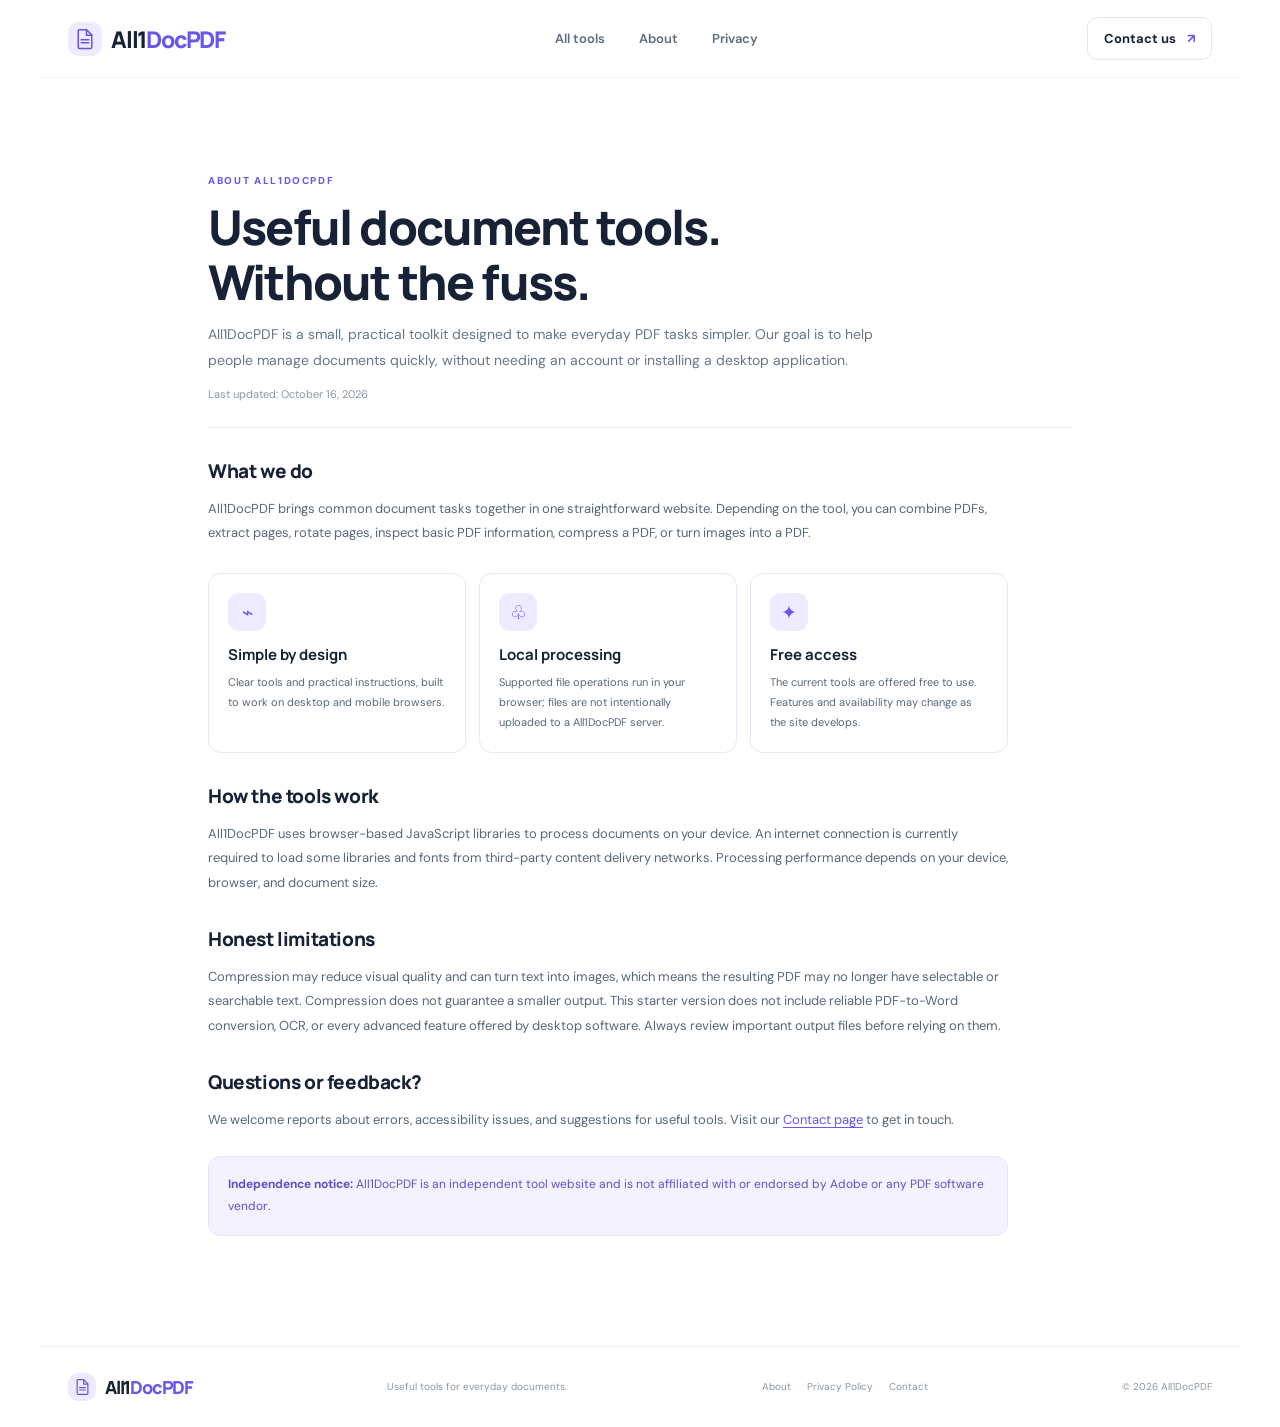
<file: about.html>
<!doctype html>
<html lang="en">
<head>
  <meta charset="utf-8"><meta name="viewport" content="width=device-width, initial-scale=1">
  <meta name="theme-color" content="#f7f8fc">
  <link rel="icon" type="image/svg+xml" href="favicon.svg">
  <link rel="alternate icon" href="favicon.ico">
  <link rel="apple-touch-icon" href="favicon.png">
  <link rel="preconnect" href="https://fonts.googleapis.com"><link rel="preconnect" href="https://fonts.gstatic.com" crossorigin>
  <link href="https://fonts.googleapis.com/css2?family=DM+Sans:wght@400;500;600;700&family=Manrope:wght@400;500;600;700;800&display=swap" rel="stylesheet">
  <link rel="stylesheet" href="styles.css"><link rel="stylesheet" href="legal.css">
<title>About All1DocPDF — Free PDF Tools</title><meta name="description" content="Learn about All1DocPDF, a simple collection of free browser-based PDF and document tools."></head><body><header class="topbar">
  <a class="brand" href="index.html" aria-label="All1DocPDF home"><span class="brand-mark"><svg viewBox="0 0 32 32" aria-hidden="true"><path d="M8 3.5h10l7 7V27a1.5 1.5 0 0 1-1.5 1.5h-15A1.5 1.5 0 0 1 7 27V5a1.5 1.5 0 0 1 1-1.5Z" fill="none" stroke="currentColor" stroke-width="2"/><path d="M18 4v7h7M11 17h10M11 21h10" fill="none" stroke="currentColor" stroke-width="2" stroke-linecap="round"/></svg></span><span>All1<span class="brand-accent">DocPDF</span></span></a>
  <nav class="nav-links"><a href="index.html#tools">All tools</a><a href="about.html">About</a><a href="privacy.html">Privacy</a></nav>
  <a class="header-cta" href="contact.html">Contact us <span>↗</span></a>
</header><main class="legal-main"><section class="legal-hero"><div class="eyebrow">ABOUT ALL1DOCPDF</div><h1>Useful document tools.<br>Without the fuss.</h1><p>All1DocPDF is a small, practical toolkit designed to make everyday PDF tasks simpler. Our goal is to help people manage documents quickly, without needing an account or installing a desktop application.</p><div class="legal-meta">Last updated: October 16, 2026</div></section><div class="legal-content"><h2>What we do</h2><p>All1DocPDF brings common document tasks together in one straightforward website. Depending on the tool, you can combine PDFs, extract pages, rotate pages, inspect basic PDF information, compress a PDF, or turn images into a PDF.</p><div class="legal-card-grid"><article class="legal-card"><div class="legal-card-icon">⌁</div><h3>Simple by design</h3><p>Clear tools and practical instructions, built to work on desktop and mobile browsers.</p></article><article class="legal-card"><div class="legal-card-icon">♧</div><h3>Local processing</h3><p>Supported file operations run in your browser; files are not intentionally uploaded to a All1DocPDF server.</p></article><article class="legal-card"><div class="legal-card-icon">✦</div><h3>Free access</h3><p>The current tools are offered free to use. Features and availability may change as the site develops.</p></article></div><h2>How the tools work</h2><p>All1DocPDF uses browser-based JavaScript libraries to process documents on your device. An internet connection is currently required to load some libraries and fonts from third-party content delivery networks. Processing performance depends on your device, browser, and document size.</p><h2>Honest limitations</h2><p>Compression may reduce visual quality and can turn text into images, which means the resulting PDF may no longer have selectable or searchable text. Compression does not guarantee a smaller output. This starter version does not include reliable PDF-to-Word conversion, OCR, or every advanced feature offered by desktop software. Always review important output files before relying on them.</p><h2>Questions or feedback?</h2><p>We welcome reports about errors, accessibility issues, and suggestions for useful tools. Visit our <a href="contact.html">Contact page</a> to get in touch.</p><div class="legal-callout"><strong>Independence notice:</strong> All1DocPDF is an independent tool website and is not affiliated with or endorsed by Adobe or any PDF software vendor.</div></div></main><footer><a class="brand footer-brand" href="index.html"><span class="brand-mark"><svg viewBox="0 0 32 32"><path d="M8 3.5h10l7 7V27a1.5 1.5 0 0 1-1.5 1.5h-15A1.5 1.5 0 0 1 7 27V5a1.5 1.5 0 0 1 1-1.5Z" fill="none" stroke="currentColor" stroke-width="2"/><path d="M18 4v7h7M11 17h10M11 21h10" fill="none" stroke="currentColor" stroke-width="2" stroke-linecap="round"/></svg></span><span>All1<span class="brand-accent">DocPDF</span></span></a><span>Useful tools for everyday documents.</span><nav class="footer-links" aria-label="Footer"><a href="about.html">About</a><a href="privacy.html">Privacy Policy</a><a href="contact.html">Contact</a></nav><span>© <span id="year"></span> All1DocPDF</span></footer><script>document.getElementById('year').textContent=new Date().getFullYear();</script></body></html>
</file>
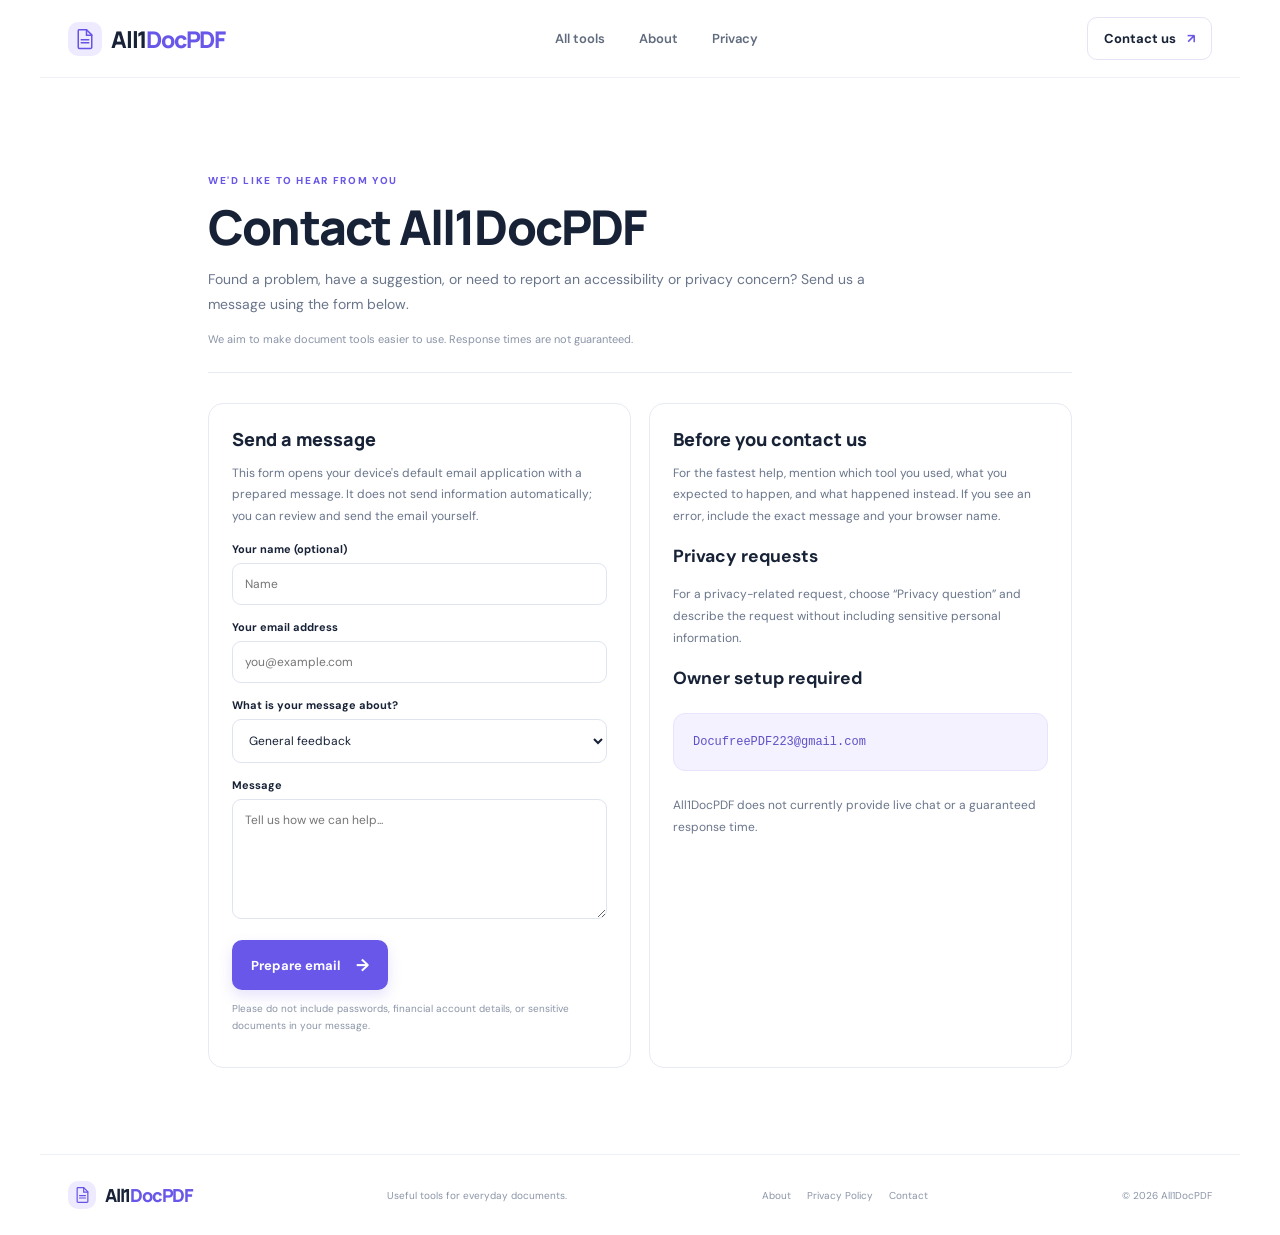
<file: contact.html>
<!doctype html>
<html lang="en">
<head>
  <meta charset="utf-8"><meta name="viewport" content="width=device-width, initial-scale=1">
  <meta name="theme-color" content="#f7f8fc">
  <link rel="icon" type="image/svg+xml" href="favicon.svg">
  <link rel="alternate icon" href="favicon.ico">
  <link rel="apple-touch-icon" href="favicon.png">
  <link rel="preconnect" href="https://fonts.googleapis.com"><link rel="preconnect" href="https://fonts.gstatic.com" crossorigin>
  <link href="https://fonts.googleapis.com/css2?family=DM+Sans:wght@400;500;600;700&family=Manrope:wght@400;500;600;700;800&display=swap" rel="stylesheet">
  <link rel="stylesheet" href="styles.css"><link rel="stylesheet" href="legal.css">
<title>Contact All1DocPDF — Help and Feedback</title><meta name="description" content="Contact All1DocPDF with questions, feedback, or reports about our free PDF tools."></head><body><header class="topbar">
  <a class="brand" href="index.html" aria-label="All1DocPDF home"><span class="brand-mark"><svg viewBox="0 0 32 32" aria-hidden="true"><path d="M8 3.5h10l7 7V27a1.5 1.5 0 0 1-1.5 1.5h-15A1.5 1.5 0 0 1 7 27V5a1.5 1.5 0 0 1 1-1.5Z" fill="none" stroke="currentColor" stroke-width="2"/><path d="M18 4v7h7M11 17h10M11 21h10" fill="none" stroke="currentColor" stroke-width="2" stroke-linecap="round"/></svg></span><span>All1<span class="brand-accent">DocPDF</span></span></a>
  <nav class="nav-links"><a href="index.html#tools">All tools</a><a href="about.html">About</a><a href="privacy.html">Privacy</a></nav>
  <a class="header-cta" href="contact.html">Contact us <span>↗</span></a>
</header><main class="legal-main"><section class="legal-hero"><div class="eyebrow">WE'D LIKE TO HEAR FROM YOU</div><h1>Contact All1DocPDF</h1><p>Found a problem, have a suggestion, or need to report an accessibility or privacy concern? Send us a message using the form below.</p><div class="legal-meta">We aim to make document tools easier to use. Response times are not guaranteed.</div></section><div class="contact-layout"><section class="contact-panel"><h2>Send a message</h2><p>This form opens your device's default email application with a prepared message. It does not send information automatically; you can review and send the email yourself.</p><form class="contact-form" id="contactForm"><label for="contactName">Your name (optional)</label><input id="contactName" name="name" autocomplete="name" maxlength="100" placeholder="Name"><label for="contactEmail">Your email address</label><input id="contactEmail" name="email" type="email" autocomplete="email" required maxlength="200" placeholder="you@example.com"><label for="contactTopic">What is your message about?</label><select id="contactTopic" name="topic"><option>General feedback</option><option>Tool not working</option><option>Privacy question</option><option>Accessibility issue</option><option>Other</option></select><label for="contactMessage">Message</label><textarea id="contactMessage" name="message" required maxlength="5000" placeholder="Tell us how we can help..."></textarea><button class="primary-btn" type="submit">Prepare email <span>→</span></button><p class="form-note">Please do not include passwords, financial account details, or sensitive documents in your message.</p><p id="contactStatus" class="form-note" role="status" aria-live="polite"></p></form></section><aside class="contact-panel"><h2>Before you contact us</h2><p>For the fastest help, mention which tool you used, what you expected to happen, and what happened instead. If you see an error, include the exact message and your browser name.</p><h3>Privacy requests</h3><p>For a privacy-related request, choose “Privacy question” and describe the request without including sensitive personal information.</p><h3>Owner setup required</h3><div class="legal-callout"><strong></strong> <code></code><code>DocufreePDF223@gmail.com</code> </div><p>All1DocPDF does not currently provide live chat or a guaranteed response time.</p></aside></div></main><footer><a class="brand footer-brand" href="index.html"><span class="brand-mark"><svg viewBox="0 0 32 32"><path d="M8 3.5h10l7 7V27a1.5 1.5 0 0 1-1.5 1.5h-15A1.5 1.5 0 0 1 7 27V5a1.5 1.5 0 0 1 1-1.5Z" fill="none" stroke="currentColor" stroke-width="2"/><path d="M18 4v7h7M11 17h10M11 21h10" fill="none" stroke="currentColor" stroke-width="2" stroke-linecap="round"/></svg></span><span>All1<span class="brand-accent">DocPDF</span></span></a><span>Useful tools for everyday documents.</span><nav class="footer-links" aria-label="Footer"><a href="about.html">About</a><a href="privacy.html">Privacy Policy</a><a href="contact.html">Contact</a></nav><span>© <span id="year"></span> All1DocPDF</span></footer><script>document.getElementById('year').textContent=new Date().getFullYear();</script><script src="contact.js"></script></body></html>
</file>
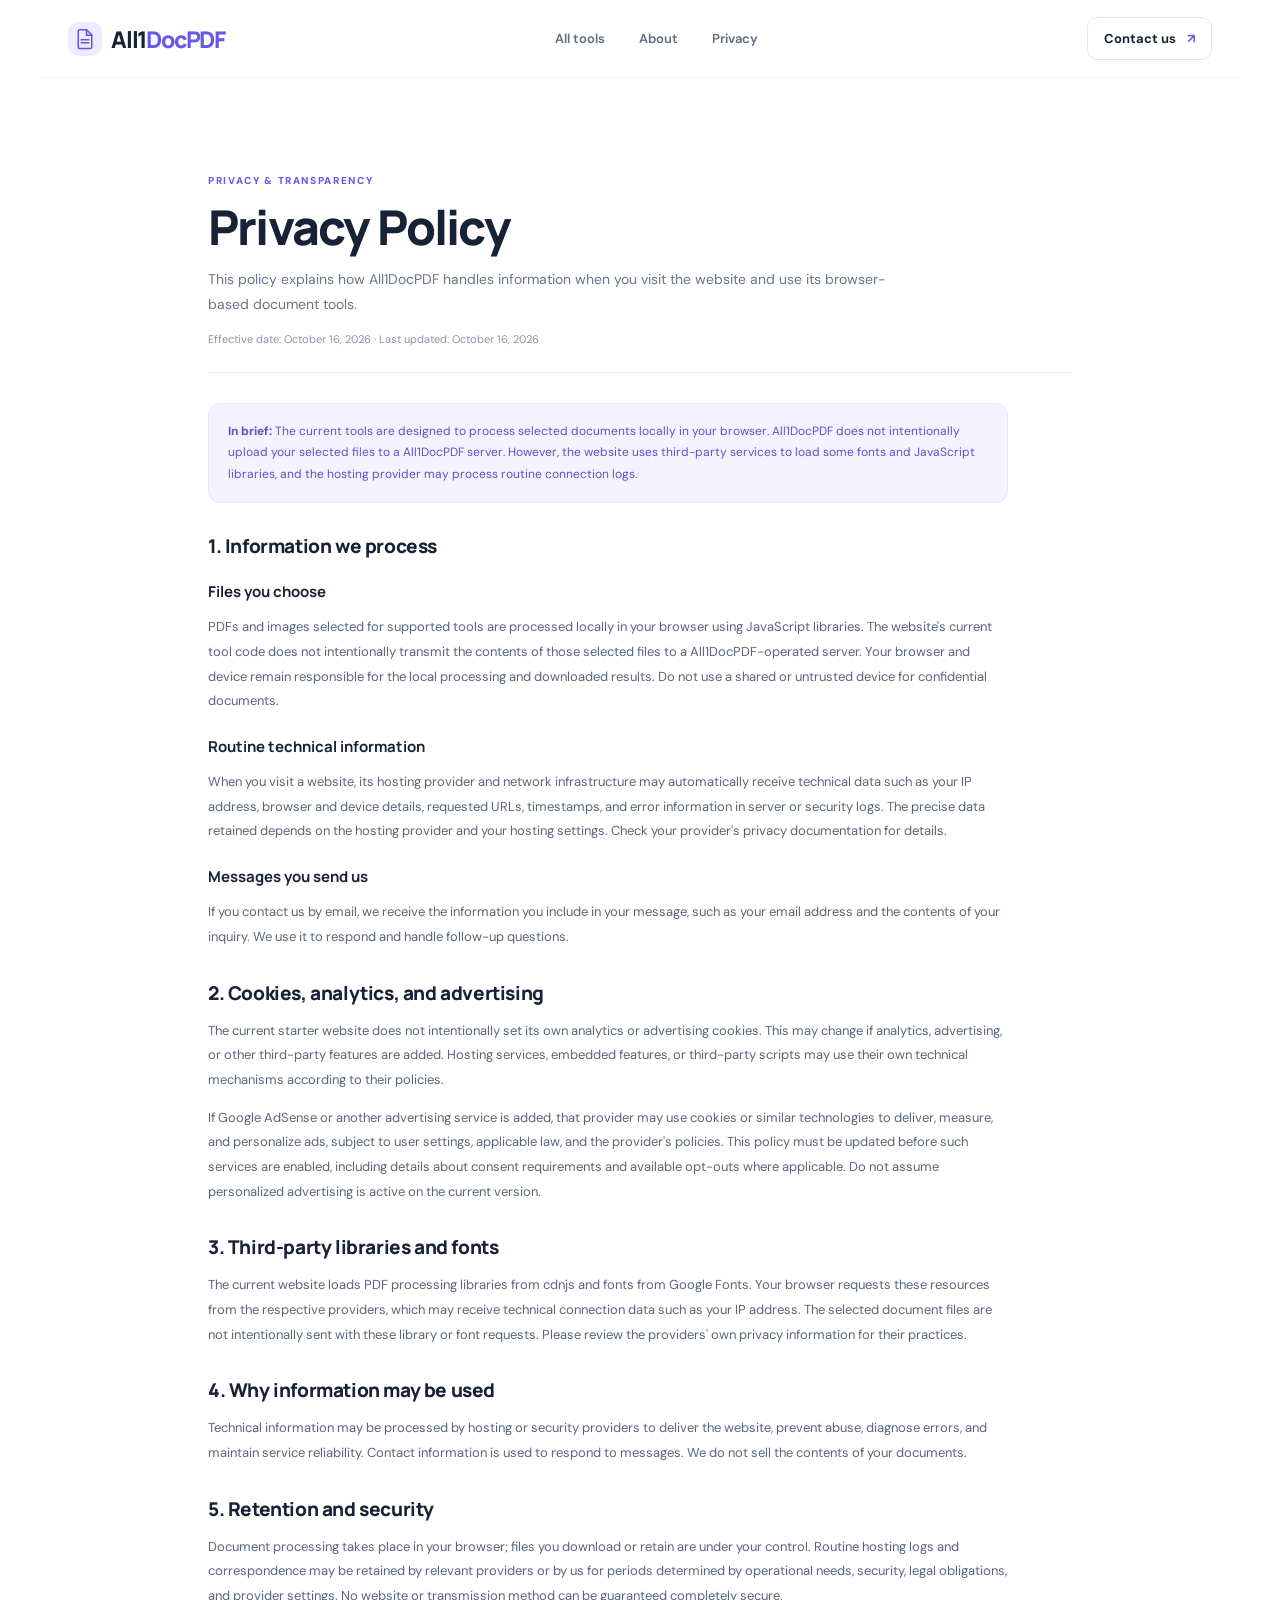
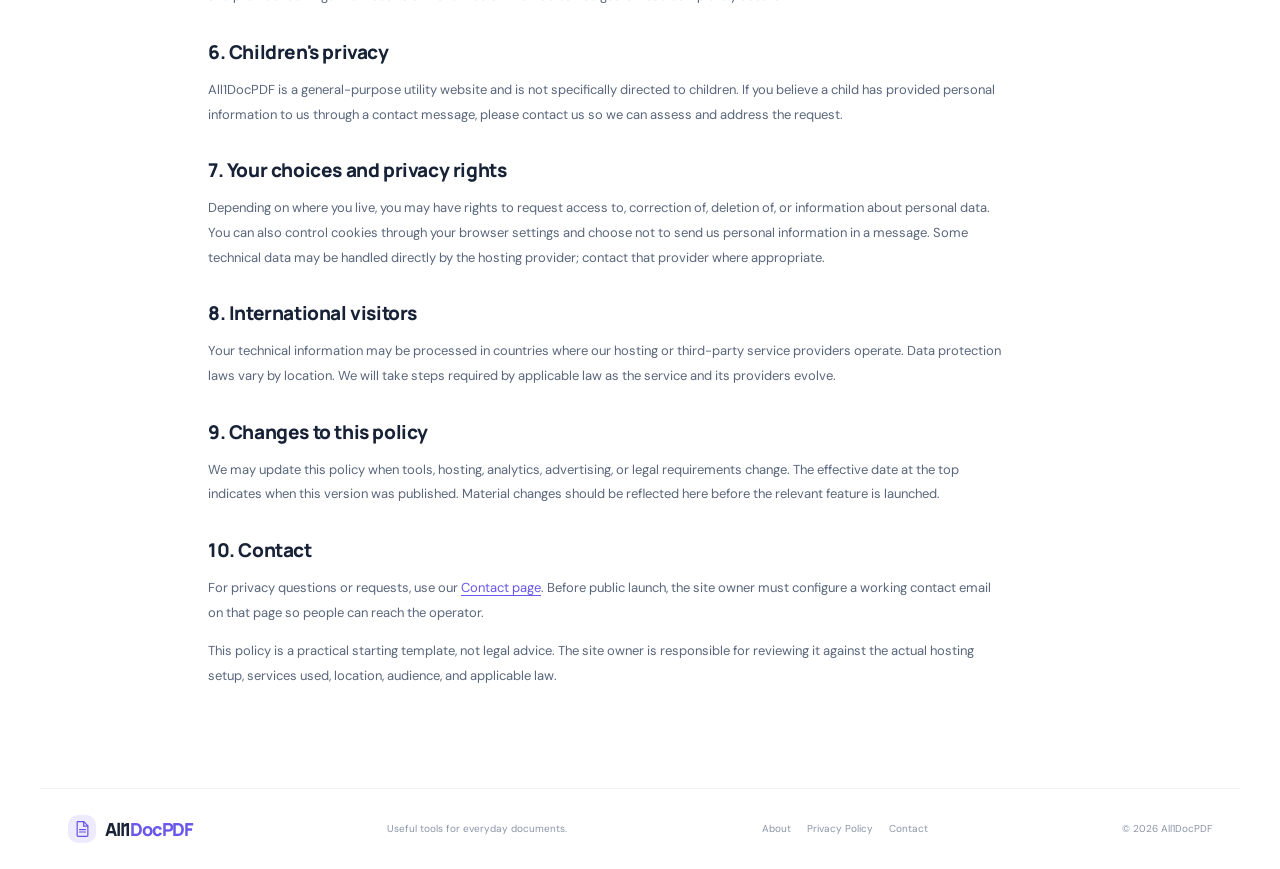
<file: privacy.html>
<!doctype html>
<html lang="en">
<head>
  <meta charset="utf-8"><meta name="viewport" content="width=device-width, initial-scale=1">
  <meta name="theme-color" content="#f7f8fc">
  <link rel="icon" type="image/svg+xml" href="favicon.svg">
  <link rel="alternate icon" href="favicon.ico">
  <link rel="apple-touch-icon" href="favicon.png">
  <link rel="preconnect" href="https://fonts.googleapis.com"><link rel="preconnect" href="https://fonts.gstatic.com" crossorigin>
  <link href="https://fonts.googleapis.com/css2?family=DM+Sans:wght@400;500;600;700&family=Manrope:wght@400;500;600;700;800&display=swap" rel="stylesheet">
  <link rel="stylesheet" href="styles.css"><link rel="stylesheet" href="legal.css">
<title>Privacy Policy — All1DocPDF</title><meta name="description" content="Read how All1DocPDF handles files, browser data, third-party libraries, hosting logs, and advertising-related privacy."></head><body><header class="topbar">
  <a class="brand" href="index.html" aria-label="All1DocPDF home"><span class="brand-mark"><svg viewBox="0 0 32 32" aria-hidden="true"><path d="M8 3.5h10l7 7V27a1.5 1.5 0 0 1-1.5 1.5h-15A1.5 1.5 0 0 1 7 27V5a1.5 1.5 0 0 1 1-1.5Z" fill="none" stroke="currentColor" stroke-width="2"/><path d="M18 4v7h7M11 17h10M11 21h10" fill="none" stroke="currentColor" stroke-width="2" stroke-linecap="round"/></svg></span><span>All1<span class="brand-accent">DocPDF</span></span></a>
  <nav class="nav-links"><a href="index.html#tools">All tools</a><a href="about.html">About</a><a href="privacy.html">Privacy</a></nav>
  <a class="header-cta" href="contact.html">Contact us <span>↗</span></a>
</header><main class="legal-main"><section class="legal-hero"><div class="eyebrow">PRIVACY & TRANSPARENCY</div><h1>Privacy Policy</h1><p>This policy explains how All1DocPDF handles information when you visit the website and use its browser-based document tools.</p><div class="legal-meta">Effective date: October 16, 2026 · Last updated: October 16, 2026</div></section><div class="legal-content"><div class="legal-callout"><strong>In brief:</strong> The current tools are designed to process selected documents locally in your browser. All1DocPDF does not intentionally upload your selected files to a All1DocPDF server. However, the website uses third-party services to load some fonts and JavaScript libraries, and the hosting provider may process routine connection logs.</div><h2>1. Information we process</h2><h3>Files you choose</h3><p>PDFs and images selected for supported tools are processed locally in your browser using JavaScript libraries. The website's current tool code does not intentionally transmit the contents of those selected files to a All1DocPDF-operated server. Your browser and device remain responsible for the local processing and downloaded results. Do not use a shared or untrusted device for confidential documents.</p><h3>Routine technical information</h3><p>When you visit a website, its hosting provider and network infrastructure may automatically receive technical data such as your IP address, browser and device details, requested URLs, timestamps, and error information in server or security logs. The precise data retained depends on the hosting provider and your hosting settings. Check your provider's privacy documentation for details.</p><h3>Messages you send us</h3><p>If you contact us by email, we receive the information you include in your message, such as your email address and the contents of your inquiry. We use it to respond and handle follow-up questions.</p><h2>2. Cookies, analytics, and advertising</h2><p>The current starter website does not intentionally set its own analytics or advertising cookies. This may change if analytics, advertising, or other third-party features are added. Hosting services, embedded features, or third-party scripts may use their own technical mechanisms according to their policies.</p><p>If Google AdSense or another advertising service is added, that provider may use cookies or similar technologies to deliver, measure, and personalize ads, subject to user settings, applicable law, and the provider's policies. This policy must be updated before such services are enabled, including details about consent requirements and available opt-outs where applicable. Do not assume personalized advertising is active on the current version.</p><h2>3. Third-party libraries and fonts</h2><p>The current website loads PDF processing libraries from cdnjs and fonts from Google Fonts. Your browser requests these resources from the respective providers, which may receive technical connection data such as your IP address. The selected document files are not intentionally sent with these library or font requests. Please review the providers' own privacy information for their practices.</p><h2>4. Why information may be used</h2><p>Technical information may be processed by hosting or security providers to deliver the website, prevent abuse, diagnose errors, and maintain service reliability. Contact information is used to respond to messages. We do not sell the contents of your documents.</p><h2>5. Retention and security</h2><p>Document processing takes place in your browser; files you download or retain are under your control. Routine hosting logs and correspondence may be retained by relevant providers or by us for periods determined by operational needs, security, legal obligations, and provider settings. No website or transmission method can be guaranteed completely secure.</p><h2>6. Children's privacy</h2><p>All1DocPDF is a general-purpose utility website and is not specifically directed to children. If you believe a child has provided personal information to us through a contact message, please contact us so we can assess and address the request.</p><h2>7. Your choices and privacy rights</h2><p>Depending on where you live, you may have rights to request access to, correction of, deletion of, or information about personal data. You can also control cookies through your browser settings and choose not to send us personal information in a message. Some technical data may be handled directly by the hosting provider; contact that provider where appropriate.</p><h2>8. International visitors</h2><p>Your technical information may be processed in countries where our hosting or third-party service providers operate. Data protection laws vary by location. We will take steps required by applicable law as the service and its providers evolve.</p><h2>9. Changes to this policy</h2><p>We may update this policy when tools, hosting, analytics, advertising, or legal requirements change. The effective date at the top indicates when this version was published. Material changes should be reflected here before the relevant feature is launched.</p><h2>10. Contact</h2><p>For privacy questions or requests, use our <a href="contact.html">Contact page</a>. Before public launch, the site owner must configure a working contact email on that page so people can reach the operator.</p><p class="legal-meta">This policy is a practical starting template, not legal advice. The site owner is responsible for reviewing it against the actual hosting setup, services used, location, audience, and applicable law.</p></div></main><footer><a class="brand footer-brand" href="index.html"><span class="brand-mark"><svg viewBox="0 0 32 32"><path d="M8 3.5h10l7 7V27a1.5 1.5 0 0 1-1.5 1.5h-15A1.5 1.5 0 0 1 7 27V5a1.5 1.5 0 0 1 1-1.5Z" fill="none" stroke="currentColor" stroke-width="2"/><path d="M18 4v7h7M11 17h10M11 21h10" fill="none" stroke="currentColor" stroke-width="2" stroke-linecap="round"/></svg></span><span>All1<span class="brand-accent">DocPDF</span></span></a><span>Useful tools for everyday documents.</span><nav class="footer-links" aria-label="Footer"><a href="about.html">About</a><a href="privacy.html">Privacy Policy</a><a href="contact.html">Contact</a></nav><span>© <span id="year"></span> All1DocPDF</span></footer><script>document.getElementById('year').textContent=new Date().getFullYear();</script></body></html>
</file>
<file: styles.css>
:root{--ink:#182237;--muted:#69758a;--purple:#6857e8;--purple-dark:#5342d2;--line:#e7eaf2;--paper:#fff;--bg:#f7f8fc;--green:#239c77}*{box-sizing:border-box}html{scroll-behavior:smooth;scroll-padding-top:90px}body{margin:0;background:#fff;color:var(--ink);font-family:"DM Sans",sans-serif;font-size:15px;-webkit-font-smoothing:antialiased}a{color:inherit;text-decoration:none}.topbar{height:78px;max-width:1200px;margin:auto;padding:0 28px;display:flex;align-items:center;justify-content:space-between;border-bottom:1px solid #f0f1f6}.brand{display:flex;align-items:center;gap:9px;font:800 23px Manrope,sans-serif;letter-spacing:-1.2px}.brand-mark{width:34px;height:34px;background:#eeeaff;border-radius:10px;color:#6653e5;display:grid;place-items:center}.brand-mark svg{width:24px;height:24px}.brand-accent{color:var(--purple)}.nav-links{display:flex;gap:34px;color:#606b7e;font-size:13px;font-weight:600}.nav-links a:hover{color:var(--purple)}.header-actions{display:flex;align-items:center;gap:9px}.header-page-link{font-size:12px;font-weight:700;border:1px solid #e5e8f1;border-radius:10px;padding:12px 14px;color:#566176;background:#fff;transition:.18s}.header-page-link:hover{border-color:#c9c1ff;color:var(--purple);background:#faf9ff}.header-cta{font-size:13px;font-weight:700;border:1px solid #e5e4f6;border-radius:10px;padding:12px 16px}.header-cta span{color:var(--purple);margin-left:8px}.hero{max-width:1200px;margin:0 auto;padding:74px 28px 58px;min-height:515px;display:grid;grid-template-columns:1.05fr .95fr;align-items:center;gap:36px}.eyebrow{font-size:10px;letter-spacing:1.65px;font-weight:800;color:var(--purple);display:flex;align-items:center;gap:7px}.sparkle{font-size:17px}.hero h1{font:800 clamp(40px,5vw,61px)/1.13 Manrope,sans-serif;letter-spacing:-2.8px;margin:19px 0 19px}.hero h1 span{color:var(--purple)}.hero-sub{max-width:490px;color:#667188;font-size:16px;line-height:1.85;margin:0}.hero-actions{display:flex;align-items:center;gap:25px;margin-top:28px;flex-wrap:wrap}.primary-btn{border:0;background:var(--purple);color:#fff;display:inline-flex;align-items:center;justify-content:center;gap:16px;padding:14px 19px;border-radius:10px;font:700 13px "DM Sans",sans-serif;cursor:pointer;box-shadow:0 6px 14px #6857e82b;transition:.18s}.primary-btn:hover{background:var(--purple-dark);transform:translateY(-1px)}.primary-btn span{font-size:17px}.trust-note{display:flex;align-items:center;gap:9px}.shield{width:29px;height:29px;border-radius:50%;background:#e7f7f0;color:#22966f;display:grid;place-items:center;font-weight:800}.trust-note b,.trust-note small{display:block}.trust-note b{font-size:11px}.trust-note small{color:#8590a3;font-size:10px;margin-top:3px}.hero-stats{display:flex;align-items:center;gap:24px;margin-top:48px}.hero-stats div{display:flex;flex-direction:column;gap:4px}.hero-stats strong{font:800 23px Manrope,sans-serif}.hero-stats span{font-size:11px;color:#7b879a}.hero-stats i{height:33px;width:1px;background:#e6e8f0}.hero-art{height:390px;position:relative;display:grid;place-items:center;isolation:isolate}.orbit{position:absolute;border:1px solid #e9e7fb;border-radius:50%;z-index:-1}.orbit-one{width:350px;height:350px}.orbit-two{width:275px;height:275px;border-style:dashed;border-color:#e2defc}.pdf-sheet{width:205px;height:278px;background:#fff;border:1px solid #e8eaf3;border-radius:8px;box-shadow:0 24px 60px #28366a1c;position:relative;padding:27px 22px;transform:rotate(5deg)}.pdf-corner{position:absolute;right:0;top:0;border-style:solid;border-width:0 34px 34px 0;border-color:transparent #f0edff transparent transparent}.pdf-logo{background:#ffebe9;color:#f15f59;font:800 17px Manrope,sans-serif;width:55px;height:42px;border-radius:7px;display:grid;place-items:center;margin-bottom:23px}.sheet-lines{display:flex;flex-direction:column;gap:8px}.sheet-lines i{height:5px;background:#edf0f6;border-radius:4px}.sheet-lines i:nth-child(2){width:84%}.sheet-lines i:nth-child(3){width:93%}.sheet-lines i:nth-child(4){width:62%}.sheet-chart{height:62px;margin-top:21px;display:flex;align-items:end;gap:9px;padding:0 10px;border-bottom:1px solid #e6e9f2}.sheet-chart span{flex:1;background:#c7c0ff;border-radius:4px 4px 0 0;height:40%}.sheet-chart span:nth-child(2){height:75%;background:#a49aff}.sheet-chart span:nth-child(3){height:57%}.sheet-chart span:nth-child(4){height:90%;background:#7868f0}.sheet-chart span:nth-child(5){height:65%}.sheet-foot{font-size:7px;letter-spacing:1.5px;color:#b1b8c8;margin-top:14px}.floating-chip{position:absolute;background:#fff;border:1px solid #eff0f6;border-radius:12px;box-shadow:0 12px 30px #29365a12;padding:12px;display:flex;align-items:center;gap:10px;min-width:146px}.floating-chip b,.floating-chip small{display:block}.floating-chip b{font-size:11px}.floating-chip small{font-size:9px;color:#929caf;margin-top:4px}.chip-top{top:36px;right:18px}.chip-left{bottom:53px;left:0}.chip-right{right:0;bottom:65px}.mini-icon{width:29px;height:29px;border-radius:8px;display:grid;place-items:center;font-size:16px;font-weight:800}.mini-icon.green{background:#e5f8ef;color:#1b9a6d}.mini-icon.purple{background:#eeeaff;color:#6a58e8}.mini-icon.orange{background:#fff1e2;color:#ed9a45}.hero-dot{position:absolute;border-radius:50%;background:#8b7ef2}.dot-one{height:9px;width:9px;top:53px;left:85px}.dot-two{height:6px;width:6px;right:65px;top:150px;background:#f4a36e}.dot-three{height:11px;width:11px;bottom:40px;right:120px;background:#b0a8ff}.tool-section{background:var(--bg);padding:72px max(28px,calc((100vw - 1144px)/2)) 82px}.section-heading{display:flex;align-items:end;justify-content:space-between;gap:20px}.section-heading h2,.how-title h2,.faq-section h2{font:800 30px/1.25 Manrope,sans-serif;letter-spacing:-1.1px;margin:12px 0 8px}.section-heading p,.how-title p{color:var(--muted);margin:0;font-size:13px}.search-box{width:250px;background:#fff;border:1px solid #e6e8f0;border-radius:10px;display:flex;align-items:center;padding:0 12px;height:43px;color:#9ca5b6}.search-box span{font-size:23px;margin-right:8px}.search-box input{width:100%;border:0;outline:0;font:13px "DM Sans";color:var(--ink);background:transparent}.category-row{display:flex;align-items:center;gap:9px;margin:31px 0 18px;flex-wrap:wrap}.category-label{font-size:9px;letter-spacing:1.2px;font-weight:800;color:#8993a6;margin-right:8px}.category-pill{border:1px solid #e6e8f0;background:#fff;color:#667188;border-radius:30px;padding:9px 13px;font-size:10px;font-weight:700;cursor:pointer}.category-pill.active{background:#eeeaff;border-color:#ded8ff;color:#5c4bdb}.tool-grid{display:grid;grid-template-columns:repeat(2,minmax(0,1fr));gap:14px}.tool-card{font-family:inherit;text-align:left;background:#fff;border:1px solid #e9ebf3;border-radius:14px;padding:19px;display:flex;gap:14px;align-items:flex-start;position:relative;cursor:pointer;min-height:140px;transition:all .2s;color:var(--ink)}.tool-card:hover{border-color:#c8c0ff;box-shadow:0 12px 28px #242e5b0a;transform:translateY(-2px)}.tool-icon{width:46px;height:46px;min-width:46px;border-radius:12px;display:grid;place-items:center}.tool-icon svg{width:23px;height:23px;fill:none;stroke:currentColor;stroke-width:1.7;stroke-linecap:round;stroke-linejoin:round}.icon-coral{background:#fff0ef;color:#f16b65}.icon-blue{background:#eaf4ff;color:#418de0}.icon-purple{background:#f0edff;color:#7864e8}.icon-green{background:#e7f8f0;color:#2ca67b}.icon-orange{background:#fff3e7;color:#ed9b4e}.icon-pink{background:#ffedf5;color:#d86b9b}.icon-teal{background:#e5f8f8;color:#249e9e}.icon-slate{background:#edf1f8;color:#6b7e9f}.tool-card-text{display:flex;flex-direction:column;align-items:flex-start;padding-right:15px}.tool-card-text>b{font:700 14px Manrope,sans-serif;margin:2px 0 7px}.tool-card-text small{font-size:11px;color:#7c879a;line-height:1.6}.tool-link{font-size:10px;font-weight:800;color:var(--purple);margin-top:13px}.tool-link b{font-size:14px;margin-left:6px}.tool-arrow{position:absolute;right:17px;top:17px;color:#b1b7c7;font-size:15px}.empty-search{padding:30px;text-align:center;color:var(--muted)}.how-section{max-width:1200px;margin:auto;padding:78px 28px 84px}.how-title{text-align:center}.how-title .eyebrow{justify-content:center}.how-title h2{margin-top:13px}.steps{display:grid;grid-template-columns:1fr 55px 1fr 55px 1fr;gap:10px;align-items:center;margin-top:44px}.step{position:relative;border:1px solid #eaecf3;border-radius:15px;padding:23px 22px;min-height:205px}.step-number{font:800 10px Manrope,sans-serif;letter-spacing:1px;color:#a2a9b8}.step-symbol{width:40px;height:40px;display:grid;place-items:center;border-radius:11px;background:#eeeaff;color:var(--purple);font-size:22px;margin:18px 0 13px}.step h3{font:700 14px Manrope,sans-serif;margin:0 0 8px}.step p{font-size:11px;line-height:1.8;color:#788397;margin:0}.step-connector{text-align:center;color:#b7b0ef;letter-spacing:1px}.privacy-section{max-width:1144px;margin:0 auto 78px;padding:28px 30px;background:#f4f2ff;border:1px solid #e8e3ff;border-radius:16px;display:grid;grid-template-columns:52px 1fr auto;gap:18px;align-items:center}.privacy-icon{width:48px;height:48px;border-radius:14px;background:#e5dfff;color:#6653e5;display:grid;place-items:center;font-size:25px}.privacy-section h2{font:800 17px Manrope,sans-serif;margin:0 0 7px}.privacy-section p{font-size:11px;line-height:1.7;color:#737d93;margin:0;max-width:600px}.privacy-checks{display:flex;flex-direction:column;gap:9px;color:#5e51c7;font-size:10px;font-weight:700;white-space:nowrap}.faq-section{max-width:760px;margin:0 auto;padding:0 24px 85px}.faq-section>.eyebrow{justify-content:center}.faq-section h2{text-align:center;margin:13px 0 29px}.faq-section details{border-bottom:1px solid #e9ebf2;padding:17px 0}.faq-section summary{font-size:13px;font-weight:700;cursor:pointer;list-style:none;display:flex;justify-content:space-between;gap:15px}.faq-section summary:after{content:"+";color:var(--purple);font-size:18px}.faq-section details[open] summary:after{content:"−"}.faq-section details p{font-size:12px;line-height:1.8;color:var(--muted);max-width:680px}footer{border-top:1px solid #edf0f5;max-width:1200px;margin:auto;padding:26px 28px;display:flex;align-items:center;justify-content:space-between;color:#8b95a7;font-size:10px;gap:20px}.footer-brand{font-size:18px;color:var(--ink)}.footer-brand .brand-mark{width:28px;height:28px}.footer-brand .brand-mark svg{width:19px}.modal-backdrop{position:fixed;inset:0;background:#13182d80;z-index:20;display:grid;place-items:center;padding:18px;overflow:auto}.modal-backdrop[hidden]{display:none}.tool-modal{position:relative;width:min(100%,570px);max-height:calc(100vh - 36px);overflow:auto;background:#fff;border-radius:20px;padding:31px;box-shadow:0 30px 80px #0b102a40}.modal-close{position:absolute;right:18px;top:14px;border:0;background:#f2f3f8;border-radius:50%;width:34px;height:34px;font-size:24px;color:#606a7d;cursor:pointer}.modal-kicker{font-size:9px;letter-spacing:1.6px;color:var(--purple);font-weight:800}.tool-modal h2{font:800 27px Manrope,sans-serif;letter-spacing:-.8px;margin:10px 0}.modal-description{font-size:13px;color:var(--muted);line-height:1.7;margin:0 0 22px}.field-label{font-size:11px;font-weight:700;display:block;margin:15px 0 8px}.file-drop{border:1.5px dashed #cbc6f5;background:#faf9ff;border-radius:13px;padding:22px;text-align:center;cursor:pointer;display:block}.file-drop:hover{border-color:var(--purple)}.upload-symbol{width:38px;height:38px;border-radius:12px;background:#eeeaff;color:var(--purple);display:grid;place-items:center;margin:0 auto 10px;font-size:20px}.file-drop strong{display:block;font-size:12px}.file-drop small{display:block;color:#8791a3;font-size:10px;margin-top:6px}.file-drop input{display:none}.file-list{font-size:11px;line-height:1.8;color:#59657b;white-space:pre-wrap;overflow-wrap:anywhere;margin-top:9px}.field-input,.field-select{width:100%;border:1px solid #e0e4ee;border-radius:9px;padding:12px;font:12px "DM Sans";color:var(--ink);background:#fff}.field-help{font-size:10px;color:#8a94a6;line-height:1.6;margin-top:7px}.status-message{font-size:12px;line-height:1.6;margin-top:14px;color:#68758b;min-height:10px}.status-message.error{color:#d34d52}.status-message.success{color:#19845f}.modal-actions{display:flex;justify-content:flex-end;gap:10px;margin-top:18px}.secondary-btn{border:1px solid #e3e6ef;background:#fff;color:#58647a;padding:13px 17px;border-radius:10px;font:700 12px "DM Sans";cursor:pointer}.modal-footnote{border-top:1px solid #edf0f5;margin:20px 0 0;padding-top:14px;font-size:10px;line-height:1.6;color:#8b95a7}@media(max-width:800px){.nav-links{gap:15px}.header-actions{gap:6px}.header-page-link{padding:10px 11px;font-size:11px}.hero{grid-template-columns:1fr;padding-top:55px}.hero-art{height:330px;max-width:520px;width:100%;margin:auto}.hero-copy{text-align:center}.hero-copy .eyebrow,.hero-actions{justify-content:center}.hero-sub{margin:auto}.hero-stats{justify-content:center}.section-heading{align-items:flex-start;flex-direction:column}.search-box{width:100%}.privacy-section{margin-left:24px;margin-right:24px;grid-template-columns:48px 1fr}.privacy-checks{grid-column:2;flex-direction:row;flex-wrap:wrap}.steps{grid-template-columns:1fr;max-width:480px;margin-left:auto;margin-right:auto}.step-connector{transform:rotate(90deg);height:12px}.step{min-height:unset}.tool-section{padding-left:24px;padding-right:24px}}@media(max-width:560px){.topbar{height:68px;padding:0 12px}.brand{font-size:19px;gap:6px}.brand-mark{width:30px;height:30px}.nav-links{display:none}.header-actions{gap:5px}.header-page-link{padding:9px 9px;font-size:10px}.header-cta{padding:10px 10px;font-size:10px}.header-cta span{margin-left:4px}.hero{padding:47px 19px 40px;gap:12px}.hero h1{font-size:43px;letter-spacing:-2px}.hero-sub{font-size:14px}.hero-actions{gap:15px}.trust-note{text-align:left}.hero-stats{gap:18px;margin-top:34px}.hero-stats strong{font-size:20px}.hero-art{height:300px;transform:scale(.9);margin-top:-4px;margin-bottom:-10px}.orbit-one{width:300px;height:300px}.orbit-two{width:240px;height:240px}.pdf-sheet{transform:scale(.9) rotate(5deg)}.chip-top{right:-1px;top:21px}.chip-left{left:-4px;bottom:28px}.chip-right{right:-4px;bottom:45px}.tool-section{padding:52px 16px 58px}.section-heading h2,.how-title h2,.faq-section h2{font-size:25px}.tool-grid{grid-template-columns:1fr;gap:11px}.tool-card{min-height:125px;padding:16px}.category-label{width:100%}.how-section{padding:55px 18px}.privacy-section{margin:0 16px 55px;padding:21px;grid-template-columns:1fr}.privacy-icon{margin-bottom:0}.privacy-checks{grid-column:1}.faq-section{padding-bottom:60px}footer{padding:23px 17px;flex-wrap:wrap;justify-content:center;text-align:center}footer>span:nth-child(2){display:none}.tool-modal{padding:25px 20px}.tool-modal h2{font-size:24px}}
</file>
<file: legal.css>
/* Shared styles for All1DocPDF information pages */
.legal-main{max-width:920px;margin:0 auto;padding:62px 28px 86px}.legal-hero{padding:34px 0 26px;border-bottom:1px solid var(--line);margin-bottom:30px}.legal-hero .eyebrow{margin-bottom:12px}.legal-hero h1{font:800 clamp(34px,5vw,48px)/1.15 Manrope,sans-serif;letter-spacing:-1.8px;margin:0 0 13px}.legal-hero p{color:var(--muted);font-size:14px;line-height:1.8;max-width:700px;margin:0}.legal-content{max-width:800px}.legal-content h2{font:800 19px Manrope,sans-serif;letter-spacing:-.4px;margin:30px 0 10px}.legal-content h3{font:700 15px Manrope,sans-serif;margin:22px 0 8px}.legal-content p,.legal-content li{font-size:13px;line-height:1.9;color:#59667b}.legal-content ul{padding-left:22px}.legal-content a{color:var(--purple);text-decoration:underline;text-underline-offset:3px}.legal-callout{background:#f4f2ff;border:1px solid #e8e3ff;border-radius:12px;padding:17px 19px;margin:24px 0;color:#5e51c7;font-size:12px;line-height:1.8}.legal-meta{font-size:11px;color:#8a94a6;margin-top:14px}.legal-card-grid{display:grid;grid-template-columns:repeat(3,minmax(0,1fr));gap:13px;margin:27px 0}.legal-card{border:1px solid var(--line);border-radius:13px;padding:19px}.legal-card .legal-card-icon{width:38px;height:38px;border-radius:11px;background:#eeeaff;color:var(--purple);display:grid;place-items:center;font-size:19px;margin-bottom:13px}.legal-card h3{margin:0 0 8px}.legal-card p{font-size:11px;line-height:1.8;margin:0}.contact-layout{display:grid;grid-template-columns:1fr 1fr;gap:18px;margin-top:26px}.contact-panel{border:1px solid var(--line);border-radius:15px;padding:23px}.contact-panel h2{font:800 18px Manrope,sans-serif;margin:0 0 10px}.contact-panel p{font-size:12px;line-height:1.8;color:var(--muted)}.contact-email{display:inline-block;margin:9px 0;color:var(--purple);font-weight:700;overflow-wrap:anywhere}.contact-form label{display:block;font-size:11px;font-weight:700;margin:15px 0 7px}.contact-form input,.contact-form select,.contact-form textarea{width:100%;border:1px solid #e0e4ee;border-radius:9px;padding:12px;font:12px "DM Sans",sans-serif;color:var(--ink);background:#fff}.contact-form textarea{min-height:120px;resize:vertical}.contact-form button{margin-top:16px}.contact-form .form-note{font-size:10px;color:#8a94a6;line-height:1.7}.footer-links{display:flex;gap:16px;flex-wrap:wrap}.footer-links a:hover{color:var(--purple)}@media(max-width:650px){.legal-main{padding:40px 19px 60px}.legal-card-grid,.contact-layout{grid-template-columns:1fr}.legal-card-grid{gap:10px}.footer-links{width:100%;justify-content:center}}
</file>
